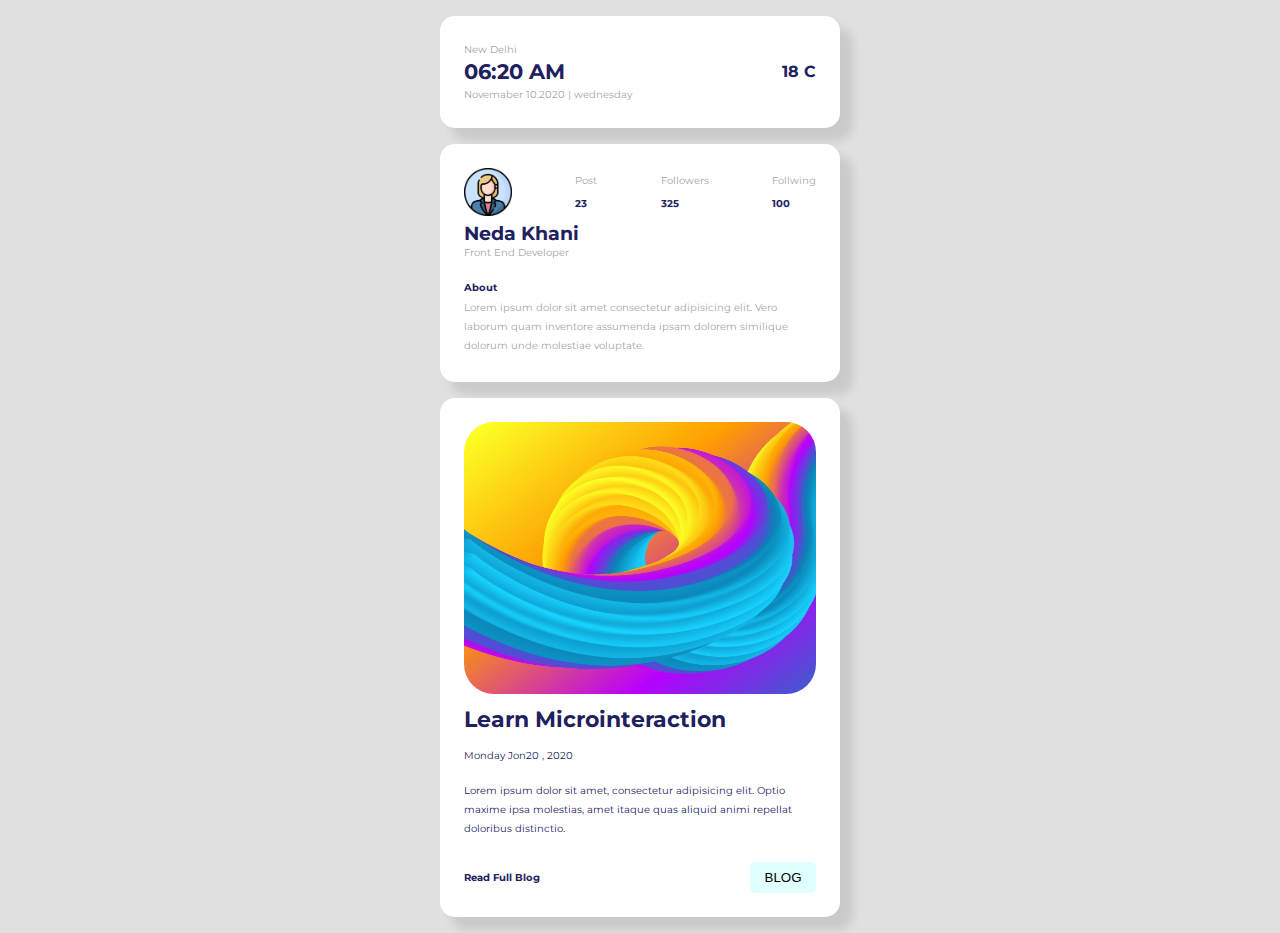
<file: porofil.html>
<!DOCTYPE html>
<html lang="en">
<head>
    <meta charset="UTF-8">
    <meta http-equiv="X-UA-Compatible" content="IE=edge">
    <meta name="viewport" content="width=device-width, initial-scale=1.0">
    <title>profile</title>
    <link rel="stylesheet" href="/stayel.css">
    <link rel="preconnect" href="https://fonts.googleapis.com">
    <link rel="stylesheet" href="https://fonts.googleapis.com/css2?family=Material+Symbols+Outlined:opsz,wght,FILL,GRAD@20..48,100..700,0..1,-50..200" />
<link rel="preconnect" href="https://fonts.gstatic.com" crossorigin>
<link rel="stylesheet" href="https://cdnjs.cloudflare.com/ajax/libs/font-awesome/6.2.1/css/all.min.css" integrity="sha512-MV7K8+y+gLIBoVD59lQIYicR65iaqukzvf/nwasF0nqhPay5w/9lJmVM2hMDcnK1OnMGCdVK+iQrJ7lzPJQd1w==" crossorigin="anonymous" referrerpolicy="no-referrer" />
<link href="https://fonts.googleapis.com/css2?family=Montserrat:wght@400;700&display=swap" rel="stylesheet">
</head>
<body>
    <section>
        <div class="location content">
            <div class="location--watch">
                <p>New Delhi</p>
                <p class="clock">06:20 AM</p>
                <p>Novemaber 10.2020 | wednesday</p>
            </div>
            <div class="location--weather" >
                <div class="icon"><i class="fa-solid fa-cloud"></i>
                </div>
                <p>18 C</p>
            </div>
        </div>
    </section>
    <section>
    <div class="profile content">
        <div class="profile--top">
            <div class="profile__img"><img src="/img/download.png" alt="profile"></div>
            <div>
              <p class="top">Post</p>
              <p>23</p>
            </div>
            <div>
                <p class="top">Followers</p>
                <p>325</p>
             </div>
              <div>
                <p class="top">Follwing</p>
                <p>100</p>
             </div>
        </div>    
        <div class="namejop">
            <h3> Neda Khani</h3>
            <p class="top">Front End Developer</p>
        </div>
        <div class="info">
            <h4>About</h4>
            <p class="top">Lorem ipsum dolor sit amet consectetur adipisicing elit. Vero laborum quam inventore assumenda ipsam dolorem similique dolorum unde molestiae voluptate.</p>
        </div>
    </div>
    </section>
    <section>
        <div class="learn content">
            <div class="learn--img"><img src="/img/term-bg-1-3d6355ab.jpg" alt=""></div>
            <div class="learn--tex">
                <h2 class="titer">Learn Microinteraction</h2>
                <p class="date">Monday Jon20 , 2020</p>
                <p>Lorem ipsum dolor sit amet, consectetur adipisicing elit. Optio maxime ipsa molestias, amet itaque quas aliquid animi repellat doloribus distinctio.</p>
                <div class="butem">
                    <a href=""> Read Full Blog</a>
                    <button class="buttom--smal">BLOG</button>
                </div>

            </div>

        </div>
    </section>
   
</body>

</html>
</file>
<file: stayel.css>
*,*::after,*::before{
    margin: 0;
    box-sizing: border-box;
    padding: 0;

}

body{
    font-size: 62.5%;
    background-color:rgb(224,224,224);
    font-family: 'Montserrat', sans-serif;
    color: var(--coler-tex-lait);
    line-height: 1.2rem;
   
  
}

:root{
    --coler_praymeri:white;
    --coler-tex:rgb(32,32,96);
    --coler-tex-lait:rgb(165, 164, 164);
    --coler-secndri:rgb(224,255,255);

}

.content{
    padding: 1.5rem;
    background-color:var(--coler_praymeri);
    border-radius: 15px;
    margin: 0.3rem;
    color: var(--coler-tex);
    margin: 1rem 0.75rem;
    max-width: 400px;
    margin-left: auto;
    margin-right: auto;
    /* box-shadow:0 0 0 5px  rgba(0, 0, 0, 1); */
    box-shadow: 12px 12px 10px 1px rgba(0, 0, 0, .1);
}

/* top */

.location{
    display: flex;
    justify-content: space-between;

}

.location--weather{
    display: flex;
    align-items: center;
    font-weight: 700;
    font-size: 1rem;
    color: var(--coler-tex);
}

.clock{
    font-weight: 700;
    font-size: 1.3rem;
    margin-top: 0.2rem;
    margin-bottom: 0.2rem;
    color: var(--coler-tex);
}

.location .location--watch{
    color: var(--coler-tex-lait);
}


.location--weather .icon{
    margin-right: 0.5rem;
    color: rgb(96,128,255);
}

/* profile */

.profile--top{
    display: flex;
    justify-content: space-between;
    font-weight: 700;
    align-items: center;
    margin-bottom: 0.5rem;
   
}
 .top{
margin-bottom:0.2rem ;
font-weight: 400;
color: var(--coler-tex-lait);
}

 .profile__img{
    border-radius: 100%;
    width: 3rem;
    height: 3rem;
    background-color: #ccc;
    
}

.profile__img img{
    width: 100%;
    height: 100%;
}

.namejop{
    font-weight: 700;
    font-size: 1rem;
    margin-bottom: 1rem
}

.namejop .top{
    font-size: 0.65rem;
}

.info {
    font-weight: 700;

}

.info p{
    margin-bottom: 0.2rem;
}

/* learn */
.learn .learn--img{
    align-items: center;
    width: 100%;
    height: 17rem;
    margin-bottom: 1rem;
}

.learn .learn--img img{
    width: 100%;
    height: 100%;
    border-radius: 30px;
}

.learn .learn--tex .titer{
    font-weight: 700;
    font-size: 1.4rem;
    margin-bottom: 1rem;

}

.learn .learn--tex .date{
    margin-bottom: 1rem;
}

.learn .butem{
    margin-top: 1.5rem;
    display: flex;
    justify-content: space-between;
    align-items: center;
}
 .learn .butem a{
    font-weight: 700;
    color: var(--coler-tex);
    text-decoration: none;
 }


.buttom--smal:hover{
    background-color:azure;
}

/* home */
.connect{
    display: flex;
    flex-direction: column;
    align-items: center;
   padding: 1rem 3rem;
}

.connect .profile__img {
    width: 6rem;
    height:6rem;
    margin-bottom: 1rem;
}
.connect .buttom--smal{
    margin-bottom: 1rem;
    text-decoration: none;
}

.connect .info{
    font-weight: 400;
    text-align:center;
    color: var(--coler-tex-lait);
}

.icon-container{
    margin-top: 1rem;
    width: 100%;
    display:flex;
    justify-content: space-around;
}

.icon-container .icon{
    width: 1.5rem;
    height: 1.5rem;
    
}


.connect .button-container{
   width: 100%;
    display: flex;
  justify-content:space-around;
  margin-top: 1.5rem;
}



/* button */
.buttom--smal{
    background-color:rgb(224, 255, 255);
    padding: 0.5rem 0.9rem;
    border-radius: 5px;
    border: none;
    cursor: pointer;
}

.button{
padding:0.5rem 1.75rem;
border-radius: 10px;
border: var(--coler-tex) solid 2px;
color: var(--coler_praymeri);
background-color: var(--coler-tex);
cursor: pointer;
margin-left: 0.5rem;



}



.button--secnderi{
    background-color: var(--coler_praymeri);
    color: var(--coler-tex);
    margin-right: 0.5;
    margin-left: 0;
}

.button--secnderi:hover{
   
    background-color: var(--coler-secndri);
}

/* calendar */
ul {list-style-type: none;}


.Calendar{
    width: 50%;
    text-align: center;
    width: 100%;
}
.Calendar ul{
    height: 13%;
}
.weekdays{
    padding: 1rem 0;

}
.weekdays li{
    display: inline-block;
    width:13% ;
}
.days{
    padding: 1rem 0;

}

.days  li{
    list-style-type: none;
    display:inline-block;
    width:13% ;
    border-radius: 100%;
    height: 30px;
}

.Calendar{
    margin-top: 1rem;
}
.Calendar-hed{
    display: flex;
    justify-content: space-between;
    align-items: center;
    font-weight: 700;
    font-size: 0.75rem;
    text-align: left;
}

.Calendar-hed .yers{
    text-align: right;
    font-size: 1.5rem;

}

.Calendar .action{
    background-color: var(--coler-tex);
    color: var(--coler_praymeri);
    width: 1rem;
    height: 1rem;
    border-radius: 100%;
    padding: 0.5rem;}

    .next-month{
        color: var(--coler-tex-lait);
    }

    .triangle div{
        background-color: var(--coler-tex);
        width: 14px;
        height: 14px;
        rotate: 45deg;
        margin-top: 3px;
    }

    .triangle{
        width: 14px;
        height: 7px;
        overflow: hidden;
        rotate: 135deg;
    }
    .tiangle-holder{
        height: 100%;
        display: flex;
        align-items: flex-end;
    }

    .yers-holder{
        display: flex;
        align-items: flex-end;
        
    }
    /* downlod */
.downlooding{
    padding: 0;
    overflow: hidden;
    border-radius: 25px;
 
}
    .downloaded {
        background-color: rgb(96,128,255);
        width: 75.6%;
        padding: 1rem;
        color: var(--coler_praymeri);
        display: flex;
        max-height: 5rem;
    }
    .downlod--icon{
        margin-bottom: 0.2rem;
        font-weight: 700;
        font-size: 0.80rem;
    }
.downloaded .downlood--taim{
    color: #ccc;
}
    .downlod--icon .icon-holder {
  font-size: 1.3rem;
   margin-right: 0.3rem;}
   .downlood--time{
    display: flex;
   } .downlood--time p{
    margin-left: 0.5rem;
   }
</file>
